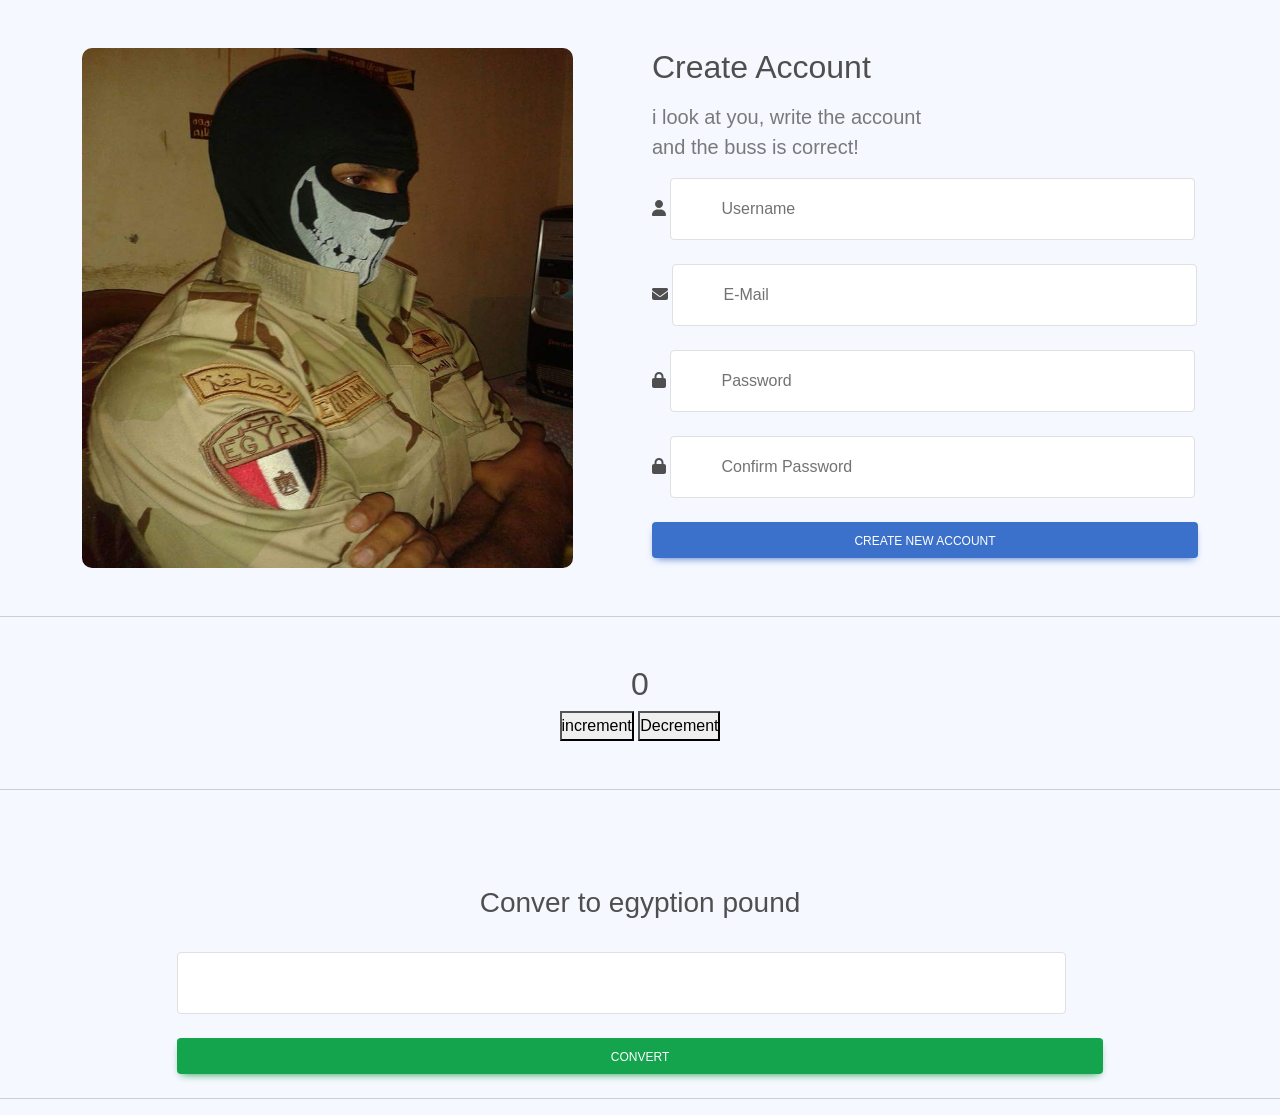
<file: index.html>
<!DOCTYPE html>
<html lang="en">
<head>
    <meta charset="UTF-8">
    <meta name="viewport" content="width=device-width, initial-scale=1.0">
    <title>Document</title>
    <!-- start google fonts -->
    <link rel="preconnect" href="https://fonts.googleapis.com">
    <link rel="preconnect" href="https://fonts.gstatic.com" crossorigin>
    <!-- مكتبة جوجل فونت لاضافة الخط والكود دة متغير بتضيفه من الموقع هنا وكمان فى صفحة ال سي اس اس اما الاتنين اللى فوق ثابتين -->
    <link href="https://fonts.googleapis.com/css2?family=Roboto:ital,wght@0,100;0,300;0,400;0,500;0,700;0,900;1,100;1,300;1,400;1,500;1,700;1,900&display=swap" rel="stylesheet">
    <!-- end google fonts -->
    <!-- wow css  -->
    <link rel="stylesheet" href="css/wow.min.css">
    <!-- animate css  -->
    <link rel="stylesheet" href="css/animate.min.css">
    <!-- fontawesome css -->
    <link rel="stylesheet" href="css/all.min.css">
    <!-- bootstrap css  -->
    <link rel="stylesheet" href="css/bootstrap.min.css">
    <!-- md bootstrap css  -->
    <link rel="stylesheet" href="css/mdb.min.css">
    <!-- style css  -->
    <link rel="stylesheet" href="css/style.css">

</head>
<body>


    <!-- start form section and create new account  -->

<div class="create my-5">
    <div class="container ">
        <div class="row">
            <div class="col-md-6 col-lg-6 col-sm-12">
                <img src="img/1.jpg" alt="">
            </div>

            <div class="col-md-6 col-lg-6 col-sm-12  box-header">
                
                <h2>Create Account</h2>
                <h5 class="text-muted my-3">i look at you, write the account <br> and the buss is correct!</h5>
               
                <form method="post" action="created.html" onsubmit=" return validate();">
                    
                    <div id="errorMessage"></div>

                    <div class="form-group">
                        <i class="fa-solid fa-user"></i>
                        <input type="text" id="username" class="form-control" name="username" placeholder="Username">
                    </div>

                    <div class="form-group mt-4">
                        <i class="fa-solid fa-envelope"></i>
                        <input type="email" id="email" class="form-control" name="email" placeholder="E-Mail">
                    </div>

                    <div class="form-group mt-4">
                        <i class="fa-solid fa-lock"></i>
                        <input type="password" id="password" class="form-control" name="password" placeholder="Password">
                    </div>  

                    <div class="form-group mt-4 mb-4">
                        <i class="fa-solid fa-lock"></i>
                        <input type="password" id="confirmpassword" class="form-control" name="confirm-pass" placeholder="Confirm Password">
                    </div>  

                    <button type="submit" class="btn btn-primary btn-block">Create New Account</button>
                </form>

            </div>
        </div>
    </div>
</div>



<!-- End form section and create new account  -->







    <hr>

    <div class="text-center my-5">
    <h2 id="demo">0</h2>
    <button onclick="incNumber()">increment</button>
    <button onclick="decNumber()">Decrement</button> 
    </div>
 


    <hr>



    <div class="container mt-5 pt-5">
        <div class="row">
            <div class="col-md-10 m-auto">
                <h3 class="text-center">Conver to egyption pound</em></h3>
                <form method="post" action="about.html" onsubmit="return amountDollar()">
                    <input type="text" name="dollar" id="dollar" class="form-control my-4">
                    <input type="submit" value="convert" class="btn btn-success btn-block ">
                </form>
                <h4 id="result"></h4>
            </div>
        </div>
    </div>



    <hr>








































    
    <!-- start wow js  -->
    <script src="js/wow.min.js"></script>
    <script>
        new WOW().init();
    </script>
    <!-- end wow js  -->


    <!-- fontawesome js  -->
    <script src="js/all.min.js"></script>
    <!-- jquery js  -->
    <script src="js/jquery.slim.min.js"></script>
    <!-- popper js  -->
    <script src="js/popper.min.js"></script>
    <!-- bootstrap js  -->
    <script src="js/bootstrap.min.js"></script>
    <!-- md bootstrap js -->
    <script src="js/mdb.min.js"></script>

    <!-- main js  -->
    <script src="js/main.js"></script>
</body>
</html>
</file>
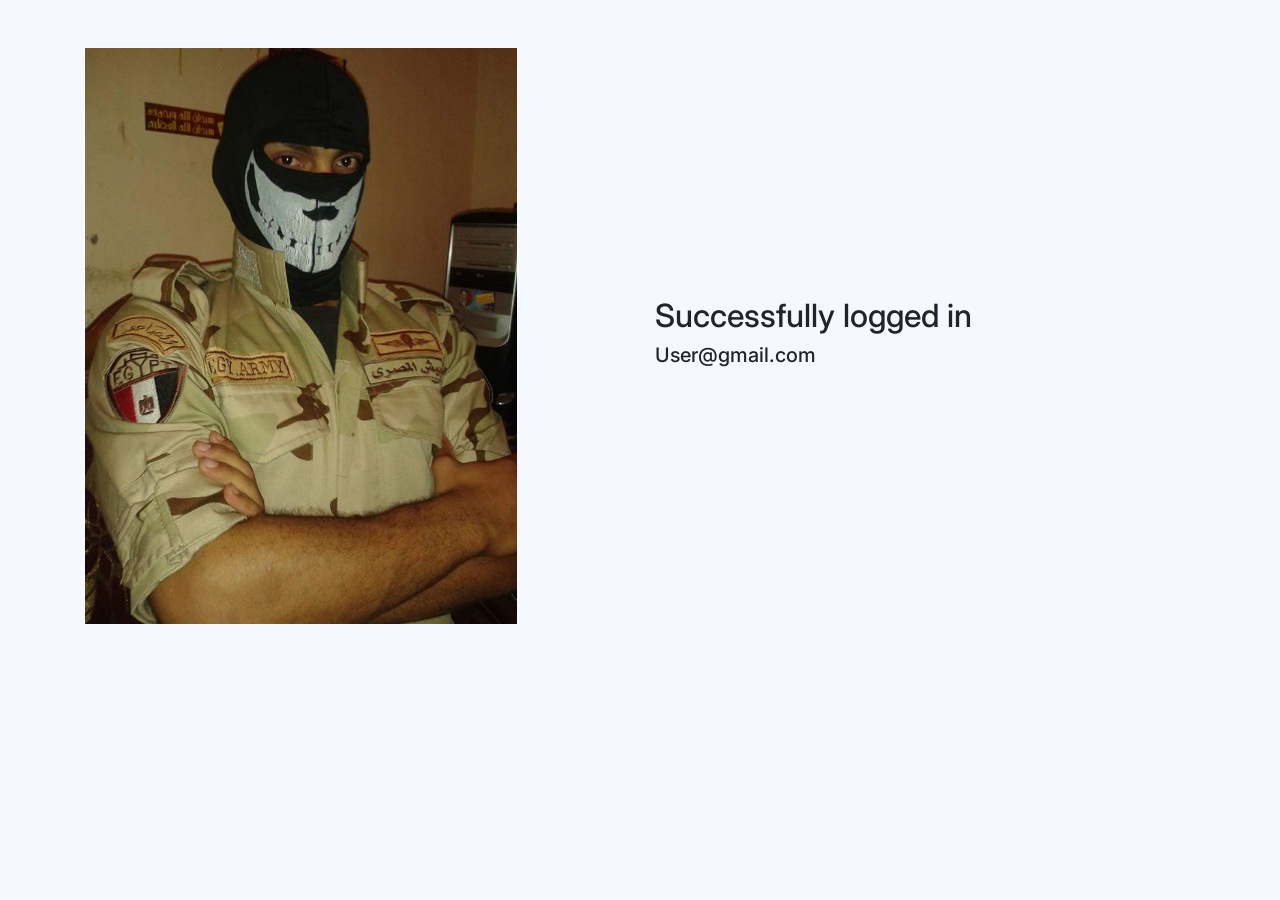
<file: created.html>
<!DOCTYPE html>
<html lang="en">
<head>
    <meta charset="UTF-8">
    <meta http-equiv="X-UA-Compatible" content="IE=edge">
    <meta name="viewport" content="width=device-width, initial-scale=1.0">
    <title>Task</title>
    <!-- link for google fonts to inter font  -->
    <link rel="preconnect" href="https://fonts.googleapis.com">
    <link rel="preconnect" href="https://fonts.gstatic.com" crossorigin>
    <link href="https://fonts.googleapis.com/css2?family=Inter&display=swap" rel="stylesheet">

    <!-- link for fontawesome  -->
    <link rel="stylesheet" href="https://cdnjs.cloudflare.com/ajax/libs/font-awesome/6.2.1/css/all.min.css">


    <!-- link for bootstrap 4 to use grid system  -->
    <link rel="stylesheet" href="https://cdnjs.cloudflare.com/ajax/libs/bootstrap/4.6.2/css/bootstrap.min.css" integrity="sha512-rt/SrQ4UNIaGfDyEXZtNcyWvQeOq0QLygHluFQcSjaGB04IxWhal71tKuzP6K8eYXYB6vJV4pHkXcmFGGQ1/0w==" crossorigin="anonymous" referrerpolicy="no-referrer" />
    
    <!-- link to style css  -->
    <link rel="stylesheet" href="css/style.css">
</head>
<body>
    


    <!-- start created section  -->

    <div class="created mt-5">
        <div class="container">
            <div class="row">
                <div class="col-md-6 col-lg-6 col-sm-12">
                    <img src="img/2.jpg" style="width: 80%;" alt="">
                </div>
                <div class="col-md-6 col-lg-6 col-sm-12 d-flex justify-content-center flex-column">
                    <h2>Successfully logged in</h2>
                    <h5>User@gmail.com</h5>
                </div>
            </div>
        </div>
    </div>


    <!-- end created section  -->


<!-- link for jquery  -->
<script src="https://cdn.jsdelivr.net/npm/jquery@3.5.1/dist/jquery.slim.min.js" integrity="sha384-DfXdz2htPH0lsSSs5nCTpuj/zy4C+OGpamoFVy38MVBnE+IbbVYUew+OrCXaRkfj" crossorigin="anonymous"></script>
<!-- link for popper  -->
<script src="https://cdn.jsdelivr.net/npm/popper.js@1.16.1/dist/umd/popper.min.js" integrity="sha384-9/reFTGAW83EW2RDu2S0VKaIzap3H66lZH81PoYlFhbGU+6BZp6G7niu735Sk7lN" crossorigin="anonymous"></script>
<!-- link for bootstrap js  -->
<script src="https://cdn.jsdelivr.net/npm/bootstrap@4.6.2/dist/js/bootstrap.min.js" integrity="sha384-+sLIOodYLS7CIrQpBjl+C7nPvqq+FbNUBDunl/OZv93DB7Ln/533i8e/mZXLi/P+" crossorigin="anonymous"></script>

<!-- file script  -->
<script src="js/main.js"></script>

</body>
</html>
</file>
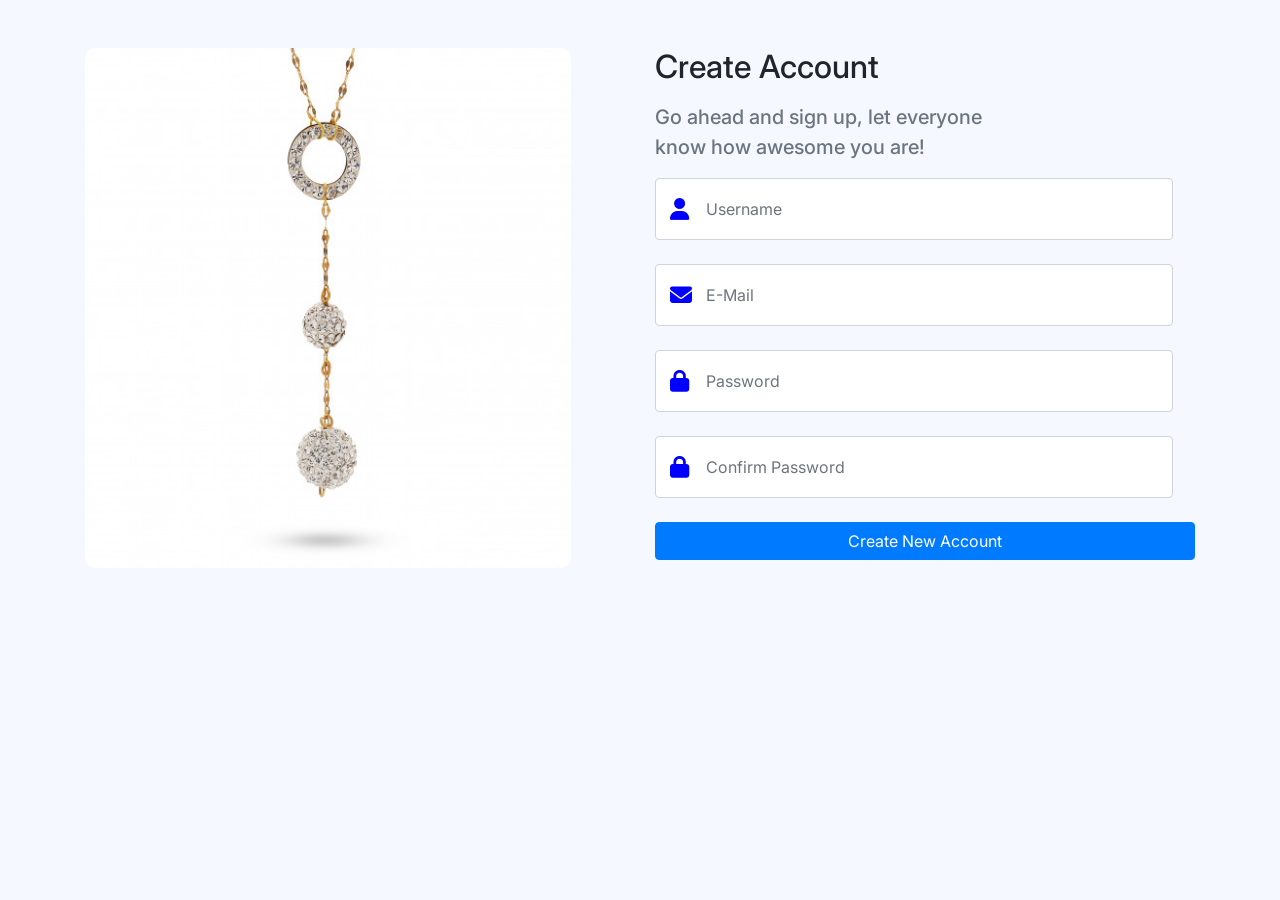
<file: register.html>
<!DOCTYPE html>
<html lang="en">
<head>
    <meta charset="UTF-8">
    <meta http-equiv="X-UA-Compatible" content="IE=edge">
    <meta name="viewport" content="width=device-width, initial-scale=1.0">
    <title>Task</title>
    <!-- link for google fonts to inter font  -->
    <link rel="preconnect" href="https://fonts.googleapis.com">
    <link rel="preconnect" href="https://fonts.gstatic.com" crossorigin>
    <link href="https://fonts.googleapis.com/css2?family=Inter&display=swap" rel="stylesheet">

    <!-- link for fontawesome  -->
    <link rel="stylesheet" href="https://cdnjs.cloudflare.com/ajax/libs/font-awesome/6.2.1/css/all.min.css">


    <!-- link for bootstrap 4 to use grid system  -->
    <link rel="stylesheet" href="https://cdnjs.cloudflare.com/ajax/libs/bootstrap/4.6.2/css/bootstrap.min.css" integrity="sha512-rt/SrQ4UNIaGfDyEXZtNcyWvQeOq0QLygHluFQcSjaGB04IxWhal71tKuzP6K8eYXYB6vJV4pHkXcmFGGQ1/0w==" crossorigin="anonymous" referrerpolicy="no-referrer" />
    
    <!-- link to style css  -->
    <link rel="stylesheet" href="css/style.css">
</head>
<body>
    


<!-- start form section and create new account  -->

<div class="create mt-5">
    <div class="container ">
        <div class="row">
            <div class="col-md-6 col-lg-6 col-sm-12">
                <img src="img/56f58c5bbae6320e1aa5d36445fd722b.jpg" alt="">
            </div>

            <div class="col-md-6 col-lg-6 col-sm-12  box-header">
                
                <h2>Create Account</h2>
                <h5 class="text-muted my-3">Go ahead and sign up, let everyone <br> know how awesome you are!</h5>
               
                <form method="post" action="created.html" onsubmit=" return validate();">
                    
                    <div id="errorMessage"></div>

                    <div class="form-group">
                        <i class="fa-solid fa-user"></i>
                        <input type="text" id="username" class="form-control" name="username" placeholder="Username">
                      </div>
                      <div class="form-group mt-4">
                        <i class="fa-solid fa-envelope"></i>
                        <input type="email" id="email" class="form-control" name="email" placeholder="E-Mail">
                      </div>
                      <div class="form-group mt-4">
                        <i class="fa-solid fa-lock"></i>
                        <input type="password" id="password" class="form-control" name="password" placeholder="Password">
                      </div>  
                      <div class="form-group mt-4 mb-4">
                        <i class="fa-solid fa-lock"></i>
                        <input type="password" id="confirmpassword" class="form-control" name="confirm-pass" placeholder="Confirm Password">
                      </div>                
                    <button type="submit" class="btn btn-primary btn-block">Create New Account</button>
                  </form>

            </div>
        </div>
    </div>
</div>



<!-- End form section and create new account  -->




<!-- link for jquery  -->
<script src="https://cdn.jsdelivr.net/npm/jquery@3.5.1/dist/jquery.slim.min.js" integrity="sha384-DfXdz2htPH0lsSSs5nCTpuj/zy4C+OGpamoFVy38MVBnE+IbbVYUew+OrCXaRkfj" crossorigin="anonymous"></script>
<!-- link for popper  -->
<script src="https://cdn.jsdelivr.net/npm/popper.js@1.16.1/dist/umd/popper.min.js" integrity="sha384-9/reFTGAW83EW2RDu2S0VKaIzap3H66lZH81PoYlFhbGU+6BZp6G7niu735Sk7lN" crossorigin="anonymous"></script>
<!-- link for bootstrap js  -->
<script src="https://cdn.jsdelivr.net/npm/bootstrap@4.6.2/dist/js/bootstrap.min.js" integrity="sha384-+sLIOodYLS7CIrQpBjl+C7nPvqq+FbNUBDunl/OZv93DB7Ln/533i8e/mZXLi/P+" crossorigin="anonymous"></script>

<!-- file script  -->
<script src="js/main.js"></script>

</body>
</html>
</file>
<file: css/style.css>
*{
    margin: 0;
    padding: 0;
}
body{
    font-family: 'Inter', sans-serif;
    background-color: #F5F7FFD9;
    
}


/* start index page  */

/* start header section  */
header h2 {
    font-size: 45px;
    margin-bottom: 20px;
}
header img{
    width: 70%;
    margin-top: 40px;
    border-radius: 30px;
}

/* start media query for header section  */
@media only screen and (max-width:768px){
    header img {
        display: block;
        margin: 20px auto;
    }
}
/* end media query for header section  */

/* end header section  */

/* end index page  */



/* start register page  */
.create img {
    width: 90%;
    height: 520px;
    border-radius: 10px;
}
.create .box-header h5{
    line-height:1.5;
    
}
.form-control {
    display: inline-block;
    width: 96%;
    padding: 30px 10px;
    text-indent: 40px;
}

.create i {
    position: absolute;
    margin-top: 20px;
    margin-left: 15px;
    font-size: 22px;
    color: blue;
}


/* end register page  */
</file>
